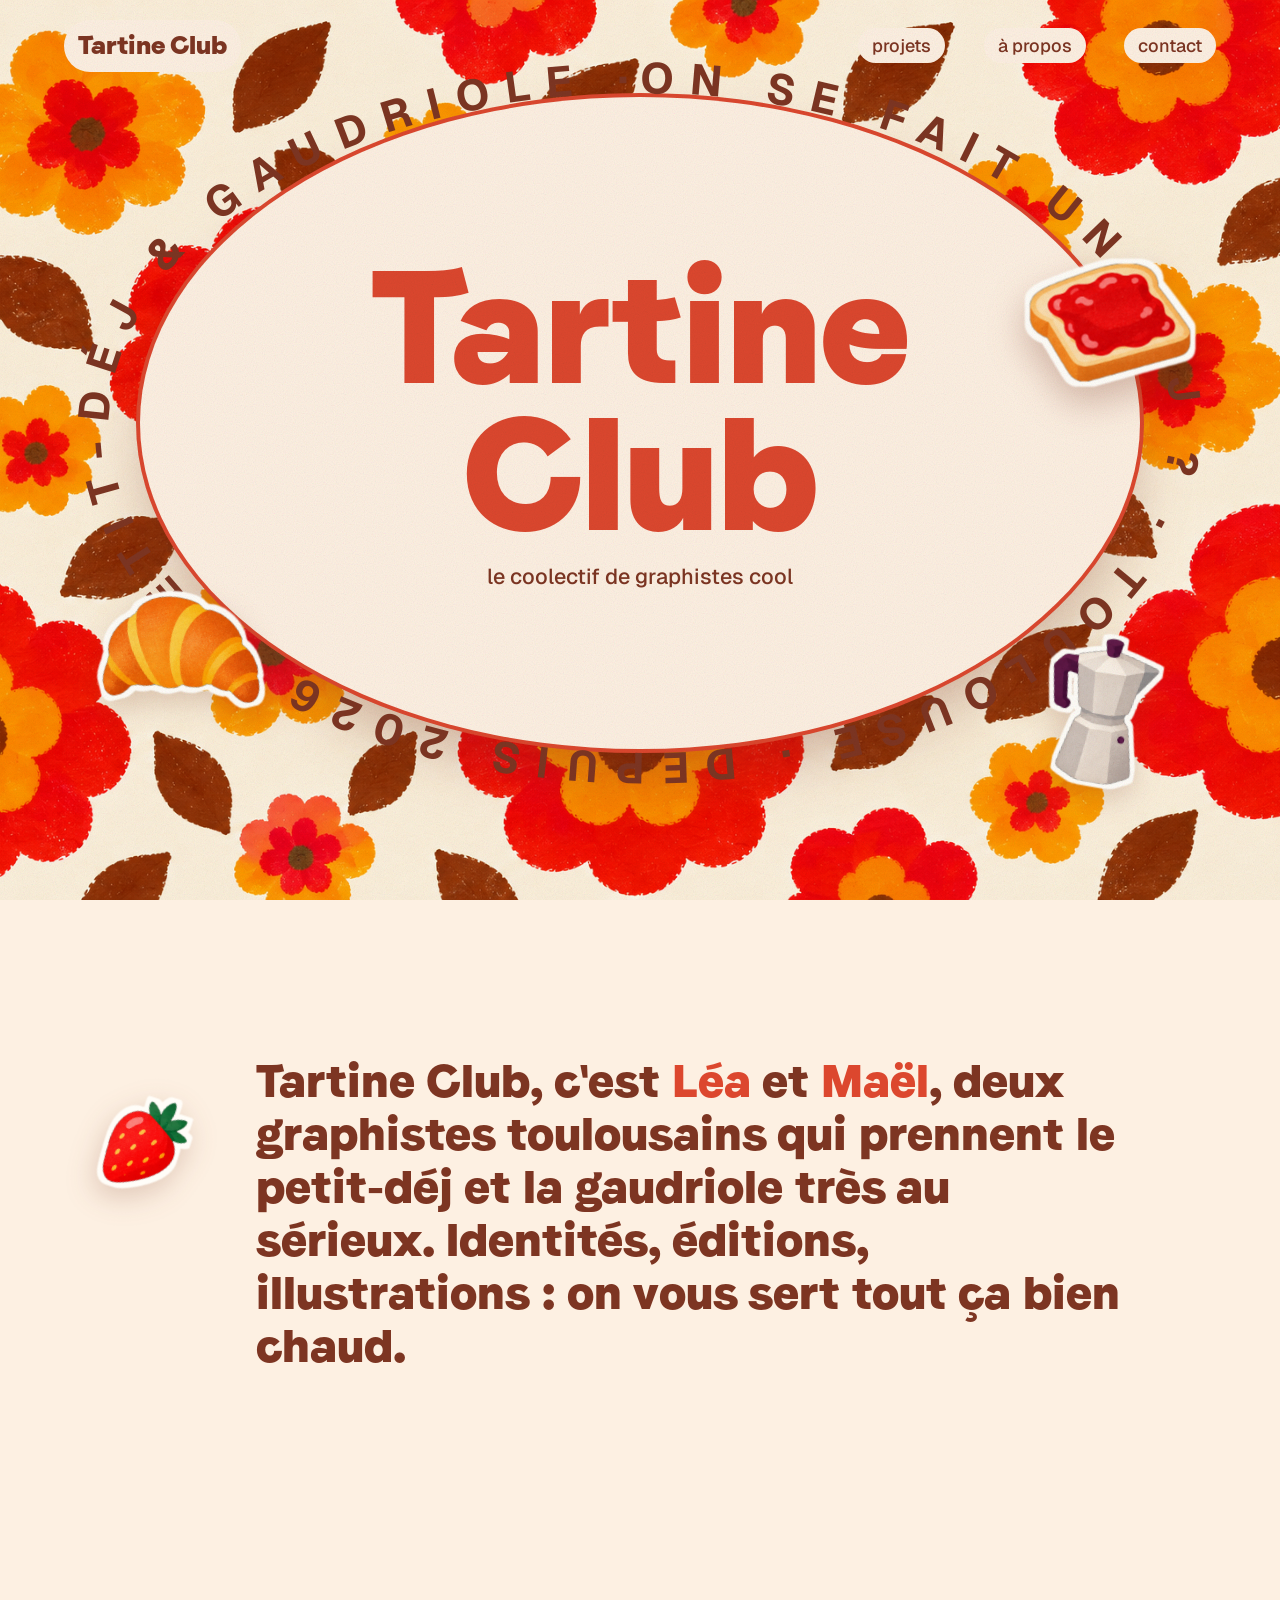
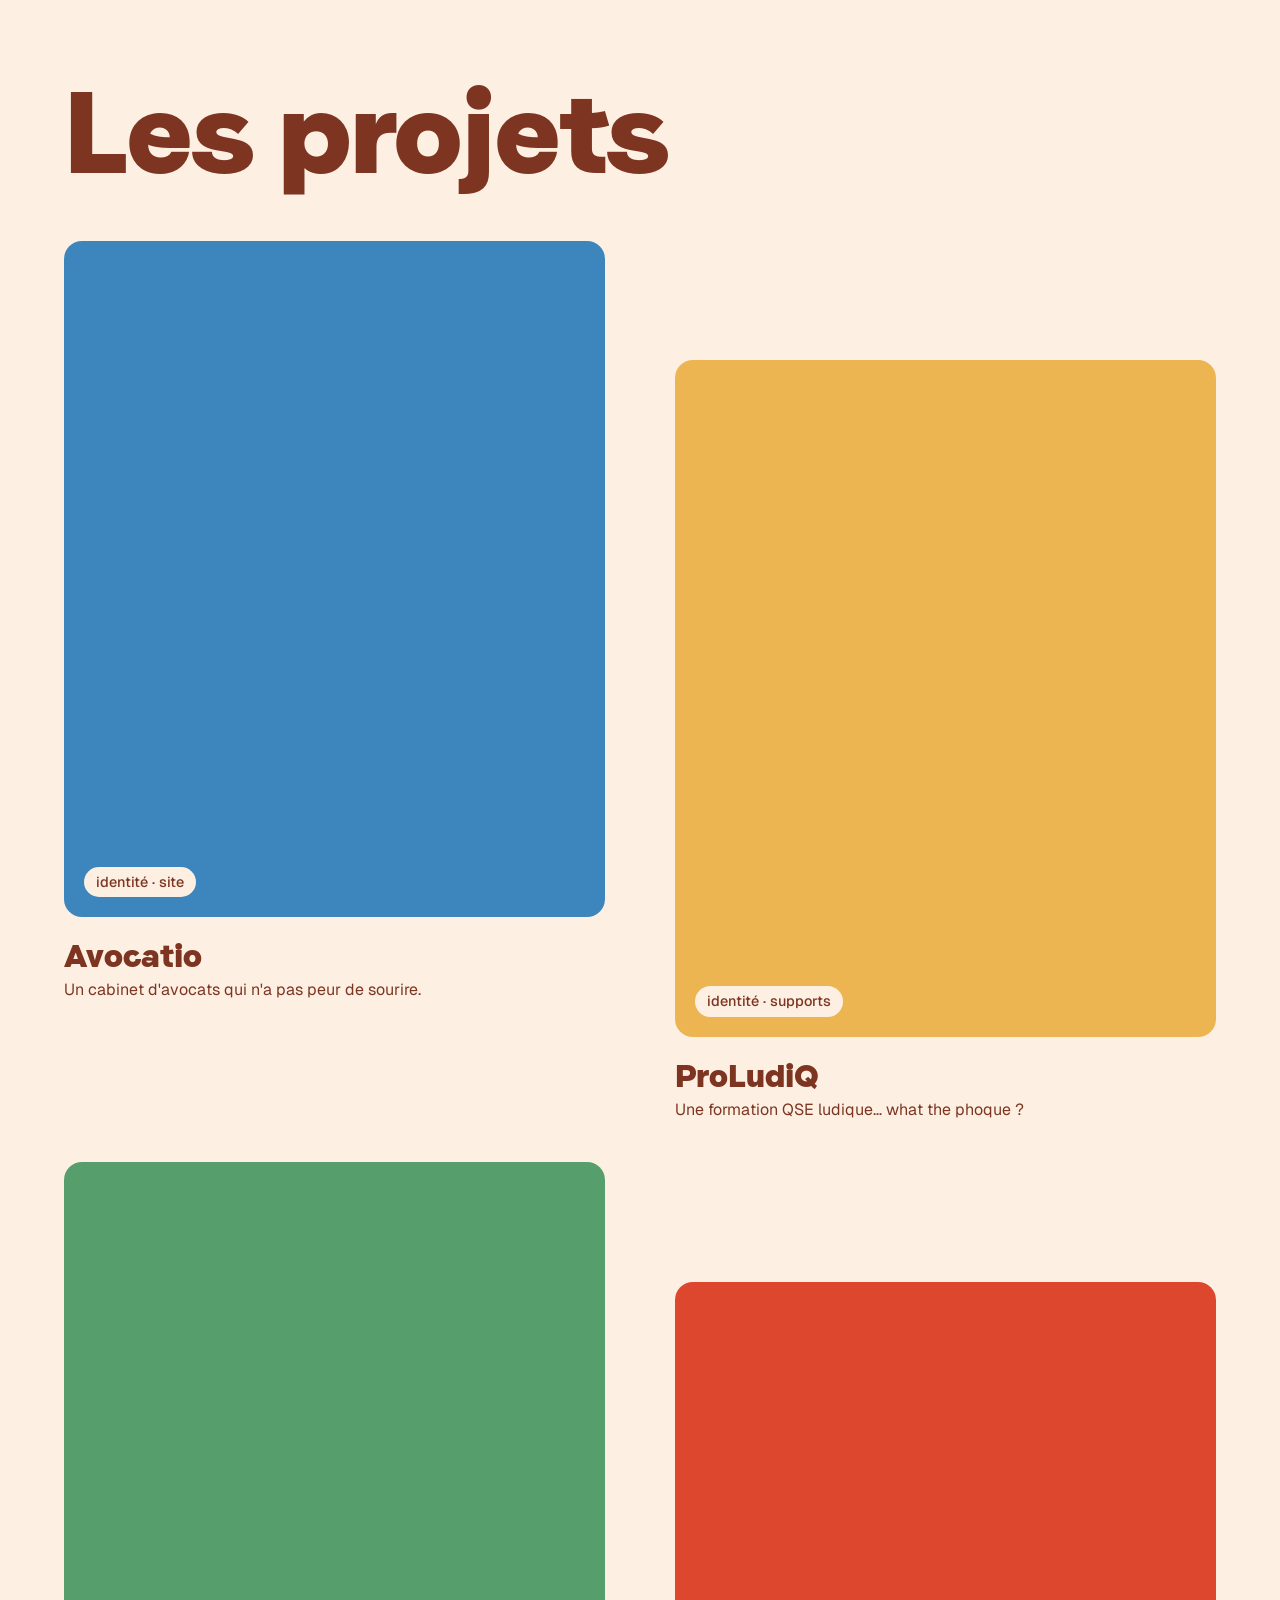
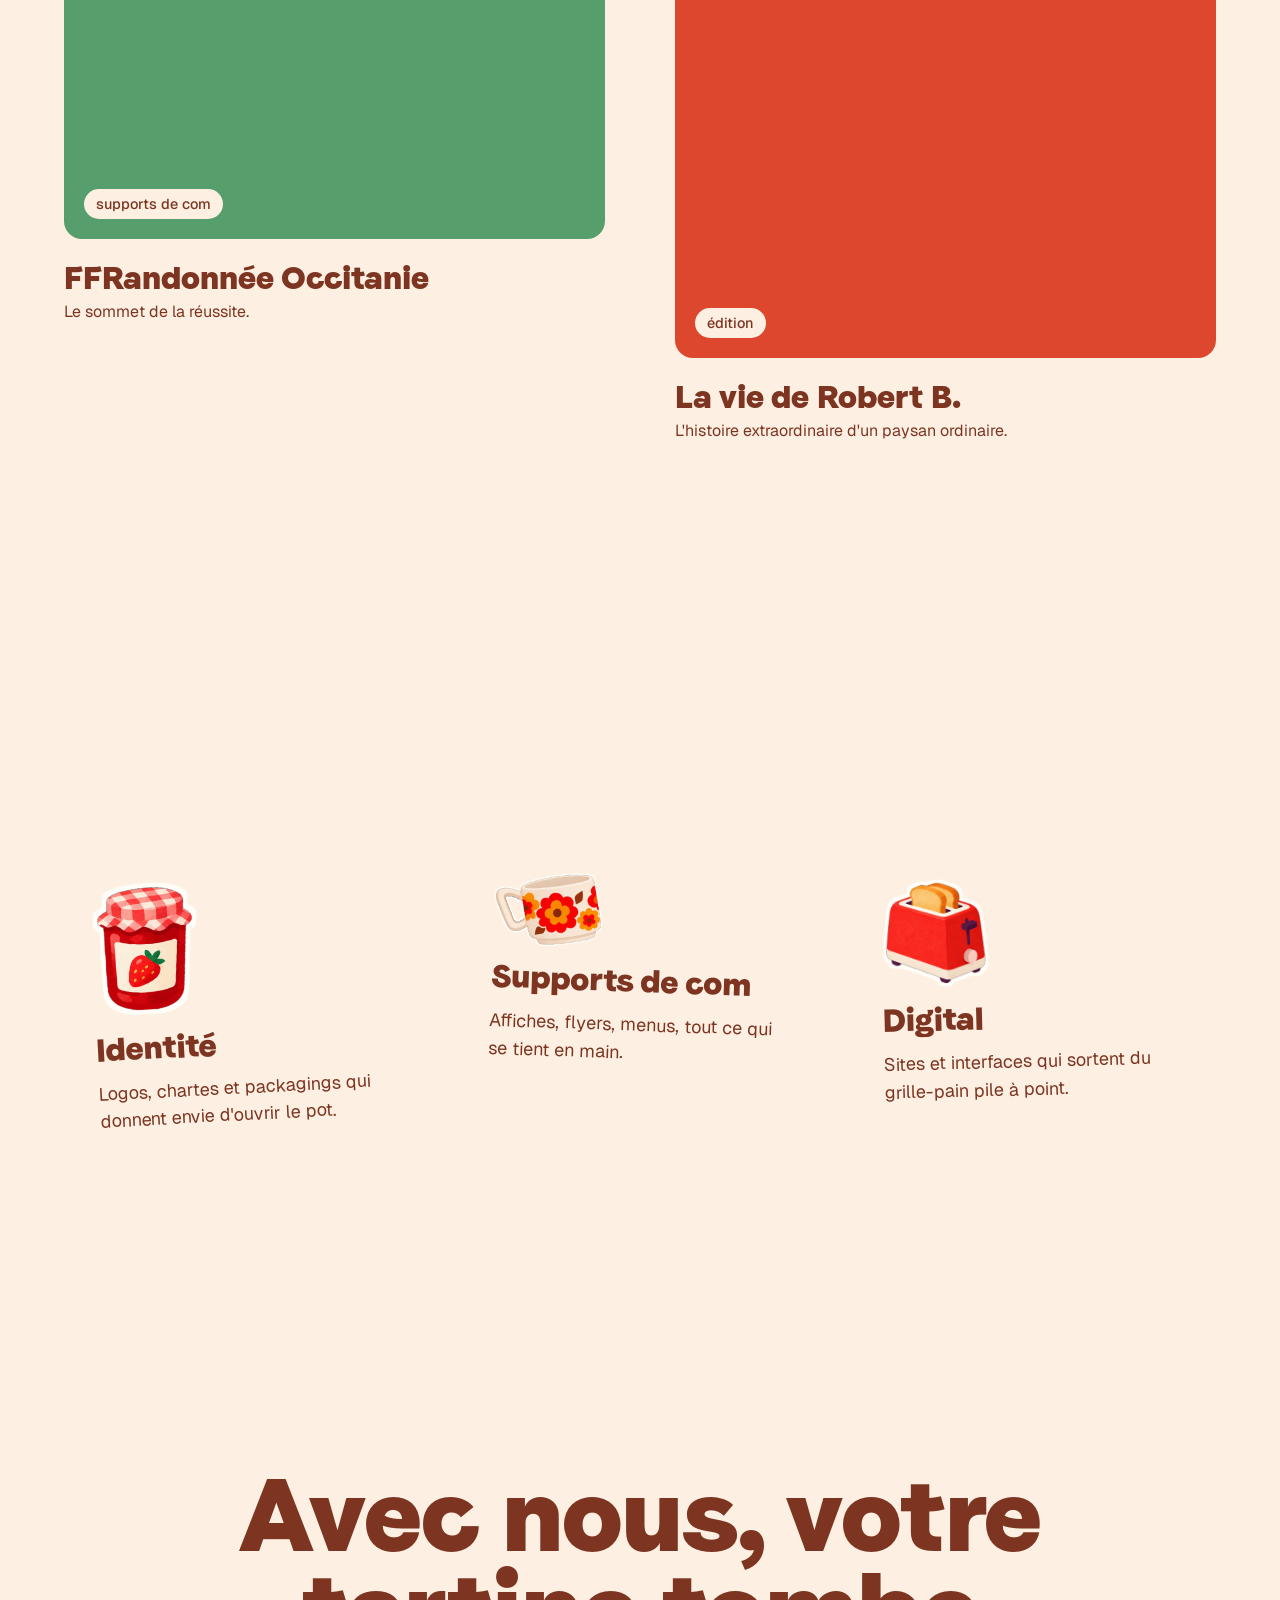
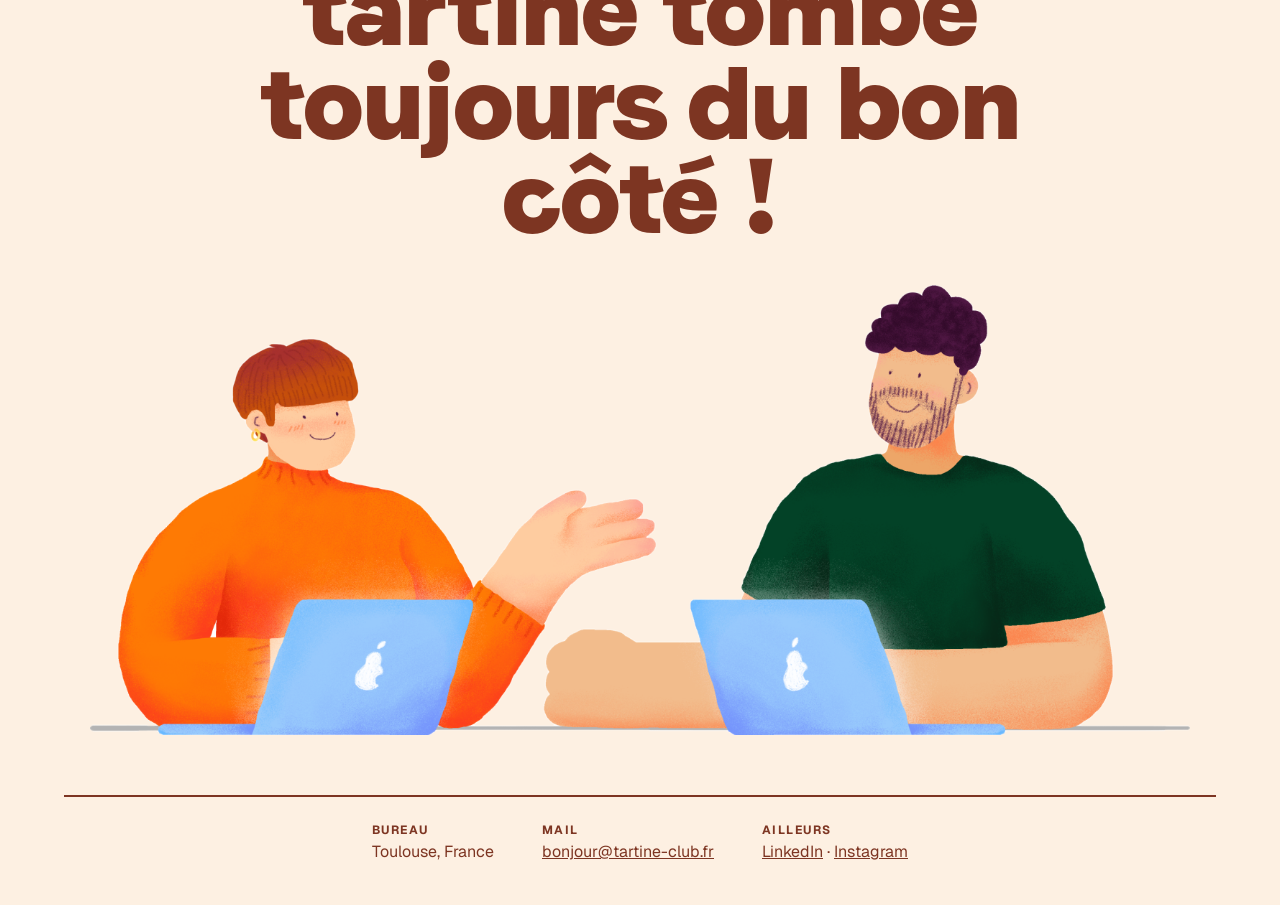
<file: explorations/accueil-a-etiquette.html>
<!doctype html>
<html lang="fr">
<head>
<meta charset="utf-8">
<meta name="viewport" content="width=device-width, initial-scale=1">
<title>Tartine Club — A · L'étiquette</title>
<link rel="preconnect" href="https://fonts.googleapis.com">
<link href="https://fonts.googleapis.com/css2?family=Geist:wght@400;500;700&display=swap" rel="stylesheet">
<link rel="stylesheet" href="base.css">
<style>
  /* Hero: the floral tablecloth with a jam-jar label on top */
  .hero {
    min-height: 100svh; display: grid; place-items: center; padding-top: 100px;
    background: url("assets/motif.png") center / cover no-repeat;
  }
  .etiquette {
    position: relative; width: min(92vw, 980px); aspect-ratio: 1.55;
    display: grid; place-items: center; text-align: center;
    background: var(--creme); border-radius: 50%;
    box-shadow: 0 0 0 10px var(--creme), 0 0 0 14px var(--rouge), 0 30px 60px rgb(125 53 34 / .35);
  }
  .etiquette h1 { font-size: clamp(3.4rem, 13vw, 10rem); color: var(--rouge); }
  .etiquette p { font-weight: 500; font-size: clamp(1rem, 2vw, 1.35rem); margin-top: 12px; }
  .ronde { position: absolute; inset: -9%; width: 118%; height: 118%; animation: tourne 40s linear infinite; }
  .ronde text { font: 700 15px var(--texte); letter-spacing: .32em; text-transform: uppercase; fill: var(--brun); }
  @keyframes tourne { to { rotate: 360deg; } }
  #depart { position: absolute; top: 34%; right: 2%; width: 1px; height: 1px; }

  .intro { display: grid; grid-template-columns: repeat(12, 1fr); }
  .intro p { grid-column: 3 / 12; font: 2.2rem/1.15 var(--titre); font-size: clamp(1.7rem, 3.6vw, 3.2rem); }
  .intro p em { font-style: normal; color: var(--rouge); }

  .projets h2, .services h2 { font-size: clamp(3rem, 9vw, 8rem); margin-bottom: 56px; }
  .grille { display: grid; grid-template-columns: 1fr 1fr; gap: 40px 6%; }
  .grille article:nth-child(even) { margin-top: 22%; }
  .grille h3 { font: 2rem var(--titre); margin-top: 16px; }
  .grille p { font-size: 1rem; }

  .services h2 { color: var(--creme); }
  .cartes { display: grid; grid-template-columns: repeat(3, 1fr); gap: 28px; }
  .carte { background: var(--creme); border-radius: 22px; padding: 32px; rotate: var(--r); }
  .carte img { width: 110px; margin: -70px 0 8px; }
  .carte h3 { font: 2rem var(--titre); margin-bottom: 8px; }

  footer { text-align: center; padding-bottom: 40px; }
  footer h2 { font-size: clamp(2.6rem, 8vw, 7rem); max-width: 14ch; margin: 0 auto; }
  .table { position: relative; max-width: 1100px; margin: 40px auto 60px; }
  #atterrissage { position: absolute; left: 50%; top: 62%; width: 1px; height: 1px; }
  footer .contact { justify-content: center; border-top: 2px solid; padding-top: 24px; text-align: left; }

  @media (max-width: 760px) {
    .grille, .cartes { grid-template-columns: 1fr; }
    .grille article:nth-child(even) { margin-top: 0; }
    .intro p { grid-column: 1 / -1; }
    .etiquette { aspect-ratio: .9; }
    .etiquette h1 { font-size: 19vw; }
    .nav ul { display: none; }
  }
</style>
</head>
<body>
<nav class="nav" aria-label="Principale">
  <a class="nav__logo" href="#">Tartine Club</a>
  <ul><li><a href="#projets">projets</a></li><li><a href="#">à propos</a></li><li><a href="#contact">contact</a></li></ul>
</nav>

<main>
  <section class="hero" data-bg="#FDF0E2">
    <div class="etiquette">
      <svg class="ronde" viewBox="0 0 400 260" aria-hidden="true">
        <path id="ovale" d="M200,15 a185,115 0 1,1 -0.1,0" fill="none"/>
        <text><textPath href="#ovale" textLength="955" lengthAdjust="spacing">On se fait un dej ? · Toulouse · depuis 2026 · petit-déj & gaudriole ·</textPath></text>
      </svg>
      <div>
        <h1 class="titre">Tartine<br>Club</h1>
        <p>le coolectif de graphistes cool</p>
      </div>
      <span id="depart"></span>
      <img class="sticker" src="assets/croissant.png" alt="" style="--w:170px;--r:-14deg;left:-6%;bottom:2%">
      <img class="sticker" src="assets/moka.png" alt="" style="--w:120px;--r:10deg;right:-3%;bottom:-8%">
    </div>
  </section>

  <section class="intro" data-bg="#FDF0E2">
    <p>Tartine Club, c'est <em>Léa</em> et <em>Maël</em>, deux graphistes toulousains qui prennent le petit-déj et la gaudriole très au sérieux. Identités, éditions, illustrations : on vous sert tout ça bien chaud.</p>
    <img class="sticker" src="assets/fraise.png" alt="" style="--w:90px;--r:18deg;left:8%;top:30%">
  </section>

  <section class="projets" id="projets" data-bg="#E79DBF">
    <h2 class="titre">Les projets</h2>
    <div class="grille">
      <article><div class="visuel" style="background:var(--bleu)"><span>identité · site</span></div><h3>Avocatio</h3><p>Un cabinet d'avocats qui n'a pas peur de sourire.</p></article>
      <article><div class="visuel" style="background:var(--moutarde)"><span>identité · supports</span></div><h3>ProLudiQ</h3><p>Une formation QSE ludique… what the phoque ?</p></article>
      <article><div class="visuel" style="background:var(--vert)"><span>supports de com</span></div><h3>FFRandonnée Occitanie</h3><p>Le sommet de la réussite.</p></article>
      <article><div class="visuel" style="background:var(--rouge)"><span>édition</span></div><h3>La vie de Robert B.</h3><p>L'histoire extraordinaire d'un paysan ordinaire.</p></article>
    </div>
  </section>

  <section class="services" data-bg="#579E6D">
    <h2 class="titre">Au menu</h2>
    <div class="cartes">
      <div class="carte" style="--r:-3deg"><img src="assets/confiture.png" alt=""><h3>Identité</h3><p>Logos, chartes et packagings qui donnent envie d'ouvrir le pot.</p></div>
      <div class="carte" style="--r:2deg"><img src="assets/tasse.png" alt=""><h3>Supports de com</h3><p>Affiches, flyers, menus, tout ce qui se tient en main.</p></div>
      <div class="carte" style="--r:-1.5deg"><img src="assets/grille-pain.png" alt=""><h3>Digital</h3><p>Sites et interfaces qui sortent du grille-pain pile à point.</p></div>
    </div>
  </section>
</main>

<footer id="contact" data-bg="#ECB552">
  <h2 class="titre">Avec nous, votre tartine tombe toujours du bon côté !</h2>
  <div class="table">
    <img src="assets/lea-mael.png" alt="Léa et Maël à leur table de travail, ordinateurs ouverts, qui discutent en souriant">
    <span id="atterrissage"></span>
  </div>
  <div class="contact">
    <p><small>bureau</small>Toulouse, France</p>
    <p><small>mail</small><a href="mailto:bonjour@tartine-club.fr">bonjour@tartine-club.fr</a></p>
    <p><small>ailleurs</small><a href="#">LinkedIn</a> · <a href="#">Instagram</a></p>
  </div>
</footer>

<img id="tartine-voyage" src="assets/tartine.png" alt="">
<script src="base.js"></script>
</body>
</html>
</file>
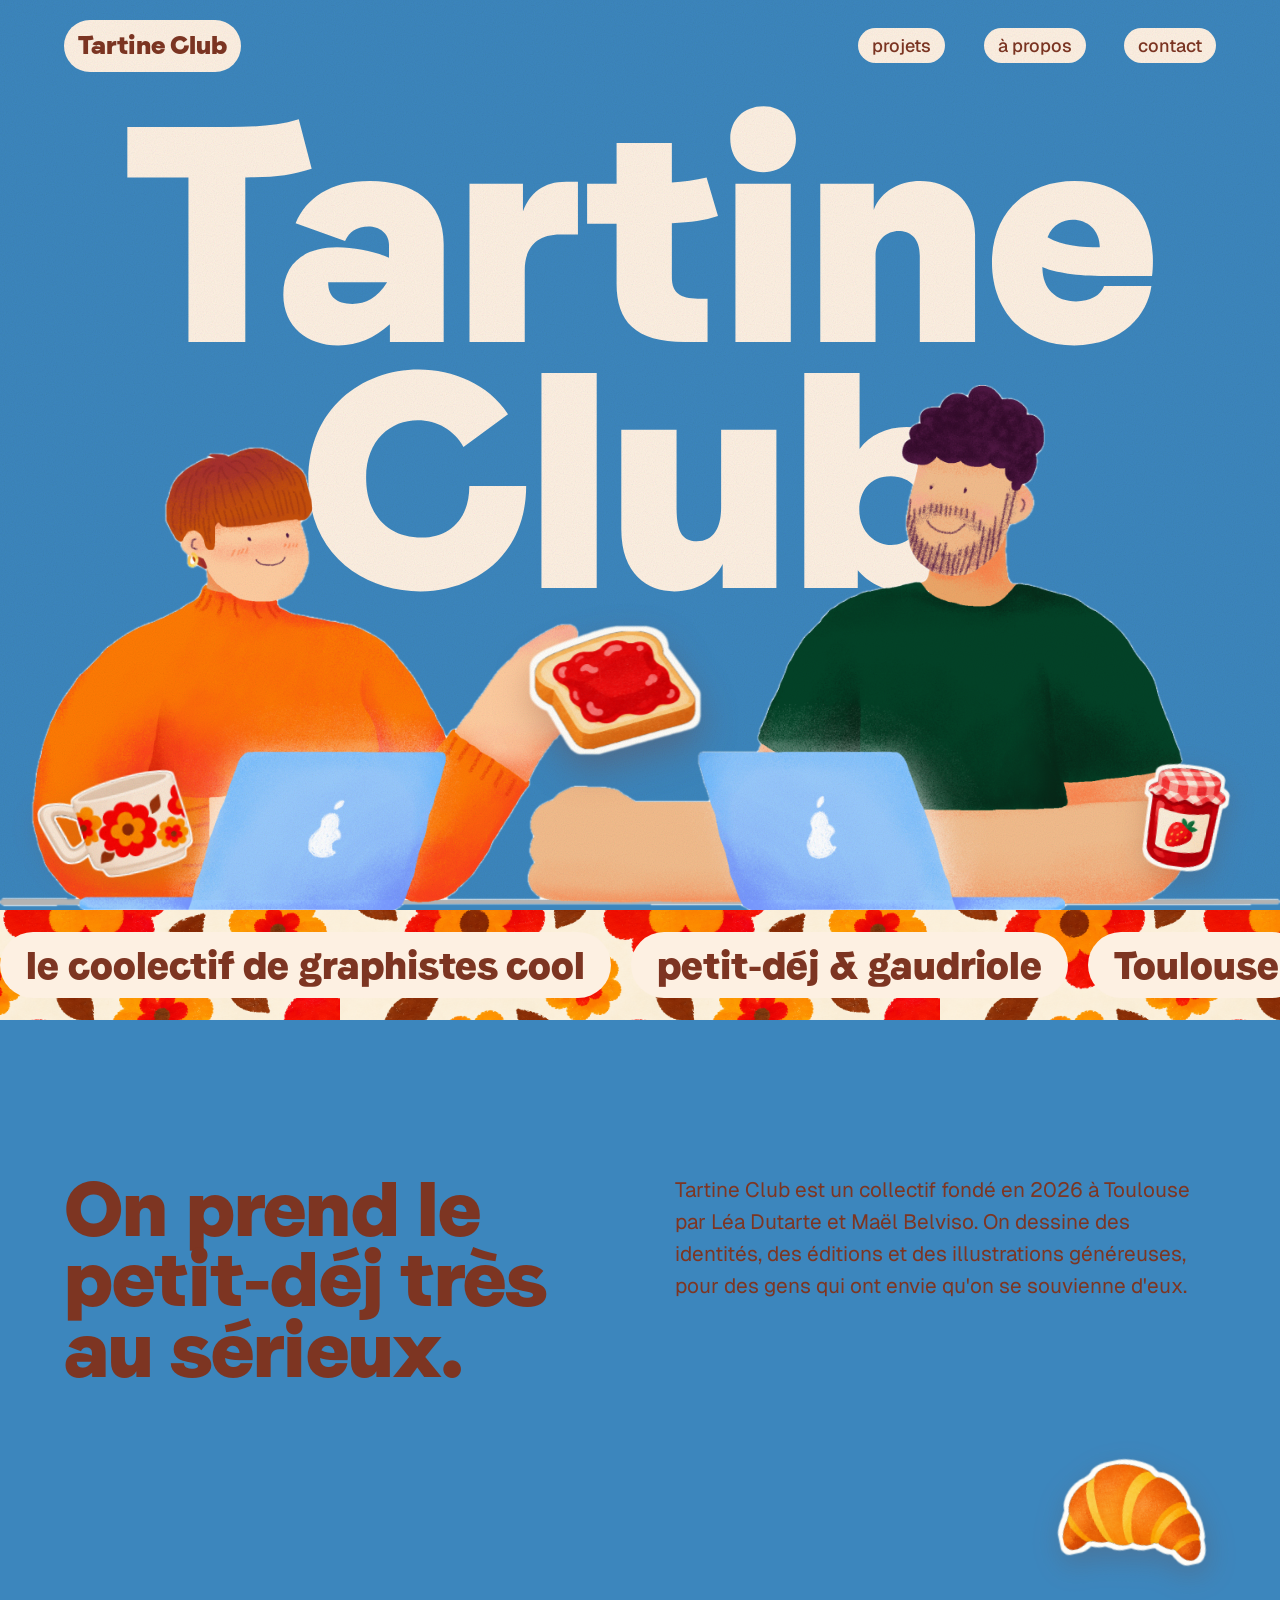
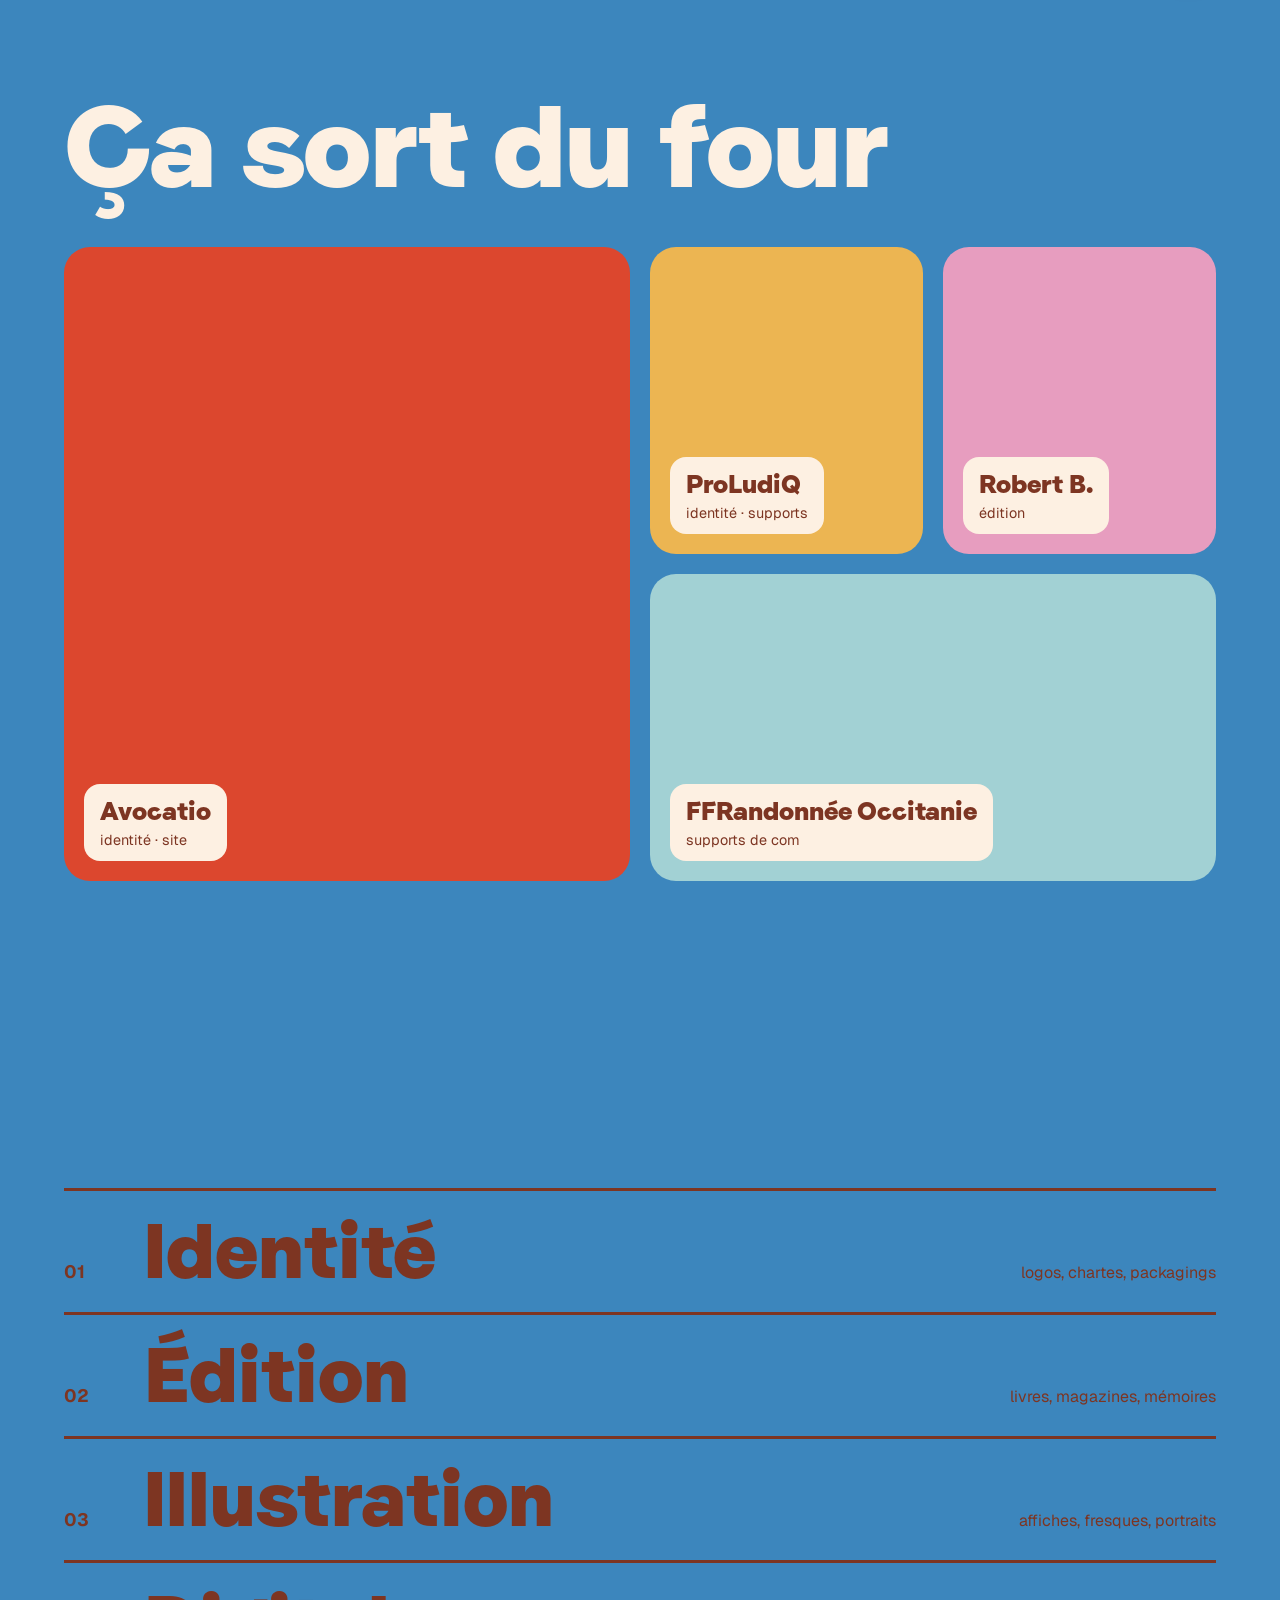
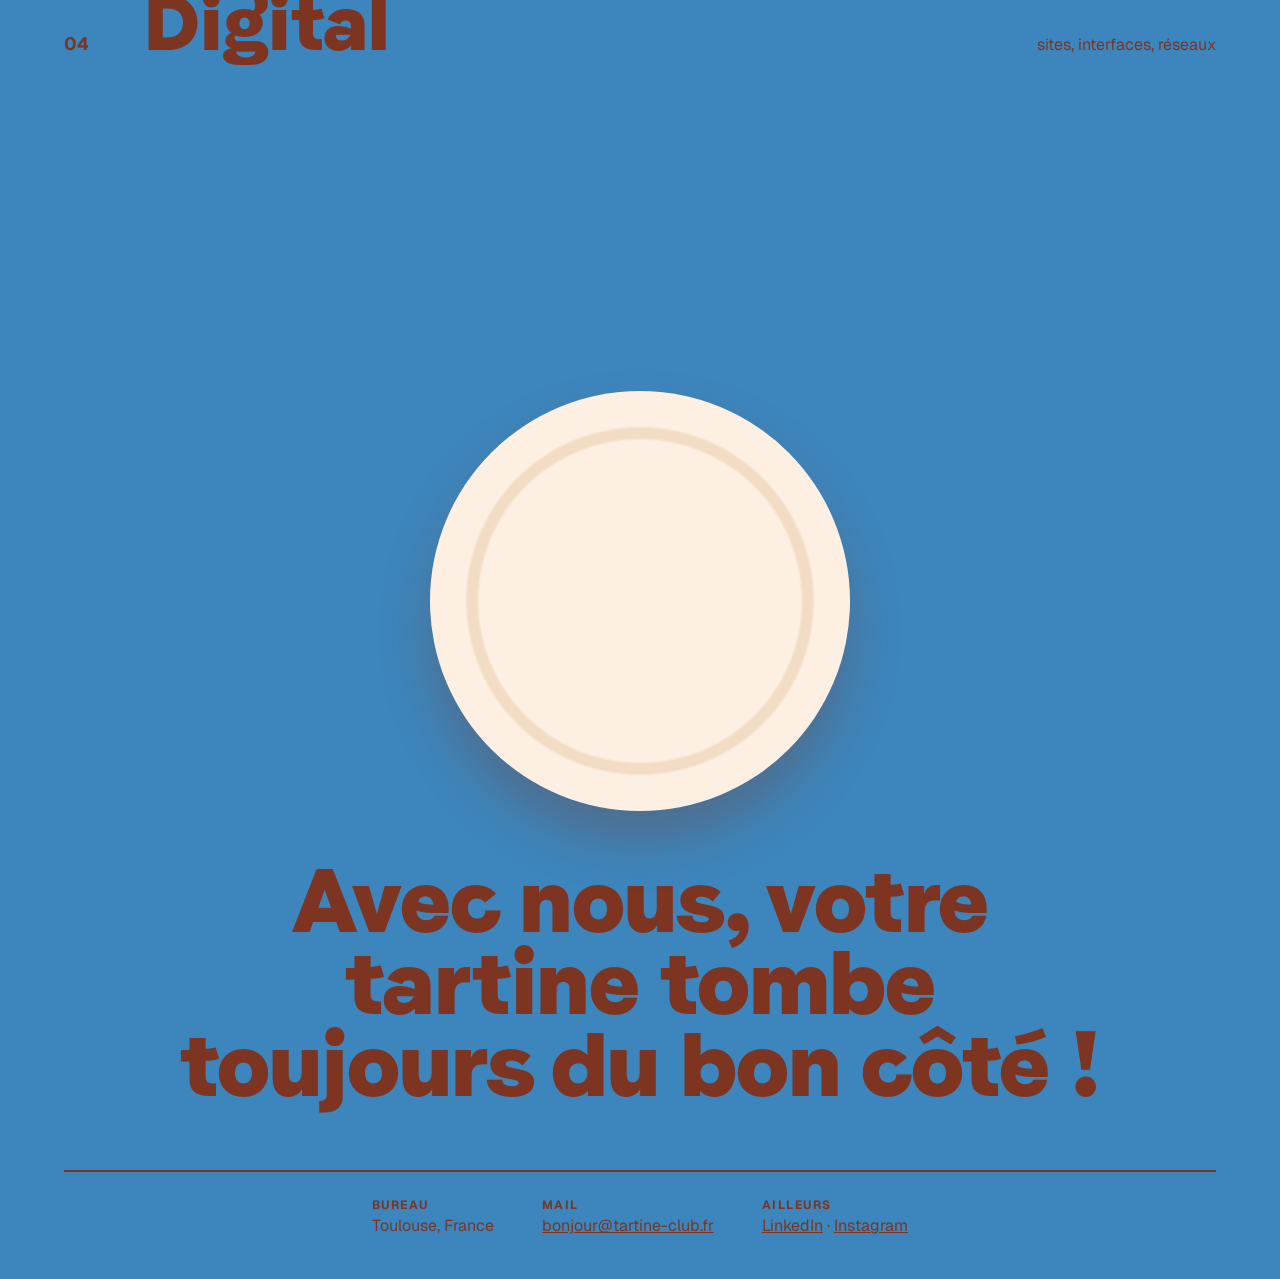
<file: explorations/accueil-c-table.html>
<!doctype html>
<html lang="fr">
<head>
<meta charset="utf-8">
<meta name="viewport" content="width=device-width, initial-scale=1">
<title>Tartine Club — C · La table</title>
<link rel="preconnect" href="https://fonts.googleapis.com">
<link href="https://fonts.googleapis.com/css2?family=Geist:wght@400;500;700&display=swap" rel="stylesheet">
<link rel="stylesheet" href="base.css">
<style>
  /* Hero: Léa & Maël sit in front of a title too big for the screen */
  .hero { background: var(--bleu); min-height: 100svh; padding: 110px 0 0; display: flex; flex-direction: column; justify-content: flex-end; overflow: hidden; }
  .hero h1 {
    font-size: clamp(5rem, 24vw, 26rem); color: var(--creme); text-align: center; white-space: nowrap;
    line-height: .8; margin-bottom: -.12em;
  }
  .hero h1 span { display: block; }
  .scene { position: relative; width: min(100%, 1300px); margin: -14vw auto 0; z-index: 2; }
  .scene .baseline { position: absolute; left: 0; right: 0; top: -40px; text-align: center; font-weight: 500; color: var(--brun); }
  #depart { position: absolute; left: 48%; top: 58%; width: 1px; height: 1px; }
  .hero .sticker { z-index: 3; }

  /* tablecloth strip with a marquee */
  .nappe { padding: 0; background: url("assets/motif.png") center / 600px auto repeat; overflow: hidden; }
  .defile { display: flex; width: max-content; animation: defile 30s linear infinite; padding: 22px 0; }
  .defile span { font: clamp(1.6rem, 3vw, 2.6rem) var(--titre); background: var(--creme); padding: 6px 26px; border-radius: 99px; margin-right: 20px; white-space: nowrap; }
  @keyframes defile { to { translate: -50%; } }

  .intro { display: grid; grid-template-columns: 1fr 1fr; gap: 6%; align-items: start; }
  .intro h2 { font-size: clamp(2.8rem, 6vw, 5.5rem); }
  .intro p { font-size: 1.3rem; }

  /* Bento of projects */
  .projets h2 { font-size: clamp(3rem, 9vw, 8rem); color: var(--creme); margin-bottom: 48px; }
  .bento { display: grid; grid-template-columns: repeat(4, 1fr); grid-auto-rows: minmax(220px, 24vw); gap: 20px; }
  .bento a { position: relative; border-radius: 26px; overflow: hidden; text-decoration: none; display: flex; align-items: flex-end; padding: 20px; transition: rotate .25s; }
  .bento a:hover { rotate: -1.5deg; }
  .bento a:nth-child(1) { grid-column: span 2; grid-row: span 2; }
  .bento a:nth-child(4) { grid-column: span 2; }
  .bento .etiq { background: var(--creme); border-radius: 16px; padding: 10px 16px; }
  .bento h3 { font: 1.6rem var(--titre); }
  .bento p { font-size: .9rem; }

  /* Services: big numbered list, a sticker follows the hovered line */
  .services ol { list-style: none; padding: 0; counter-reset: s; }
  .services li { counter-increment: s; display: grid; grid-template-columns: 4rem 1fr auto; align-items: baseline; gap: 16px; border-top: 3px solid; padding: 22px 0; }
  .services li::before { content: "0" counter(s); font-weight: 700; }
  .services li strong { font: clamp(2.2rem, 6vw, 5rem) var(--titre); font-weight: 400; line-height: 1; }
  .services li span { font-size: 1rem; max-width: 26ch; text-align: right; }
  .services li img { position: absolute; right: 30%; width: 130px; opacity: 0; scale: .6; rotate: -12deg; transition: .3s cubic-bezier(.3, 1.6, .5, 1); pointer-events: none; }
  .services li { position: relative; }
  .services li:hover img { opacity: 1; scale: 1; rotate: 6deg; }

  /* Footer: the tartine lands on a plate */
  footer { text-align: center; padding-bottom: 40px; }
  .assiette {
    width: min(70vw, 420px); aspect-ratio: 1; margin: 0 auto 48px; border-radius: 50%; position: relative;
    background: radial-gradient(circle, var(--creme) 54%, #f3dcc4 55% 58%, var(--creme) 59%);
    box-shadow: 0 30px 50px rgb(125 53 34 / .3);
  }
  #atterrissage { position: absolute; inset: 50%; }
  footer h2 { font-size: clamp(2.4rem, 7vw, 6rem); max-width: 16ch; margin: 0 auto 64px; }
  footer .contact { justify-content: center; border-top: 2px solid; padding-top: 24px; text-align: left; }

  @media (max-width: 760px) {
    .hero { min-height: auto; padding-top: 140px; }
    .hero h1 { font-size: 30vw; }
    .scene { margin-top: -20vw; }
    .intro { grid-template-columns: 1fr; }
    .bento { grid-template-columns: 1fr 1fr; grid-auto-rows: 200px; }
    .bento a:nth-child(1), .bento a:nth-child(4) { grid-column: span 2; grid-row: span 1; }
    .services li { grid-template-columns: 2.5rem 1fr; } .services li span { grid-column: 2; text-align: left; }
    .nav ul { display: none; }
  }
</style>
</head>
<body>
<nav class="nav" aria-label="Principale">
  <a class="nav__logo" href="#">Tartine Club</a>
  <ul><li><a href="#projets">projets</a></li><li><a href="#">à propos</a></li><li><a href="#contact">contact</a></li></ul>
</nav>

<main>
  <section class="hero" data-bg="#3C86BD">
    <h1 class="titre"><span>Tartine</span><span>Club</span></h1>
    <div class="scene">
      <img src="assets/lea-mael.png" alt="Léa et Maël, les deux graphistes du collectif, à leur table de travail">
      <span id="depart"></span>
      <img class="sticker" src="assets/tasse.png" alt="" style="--w:clamp(90px,12vw,170px);--r:-6deg;left:3%;bottom:6%">
      <img class="sticker" src="assets/confiture.png" alt="" style="--w:clamp(60px,7vw,100px);--r:8deg;right:4%;bottom:7%">
    </div>
  </section>

  <div class="nappe" aria-hidden="true">
    <div class="defile">
      <span>le coolectif de graphistes cool</span><span>petit-déj & gaudriole</span><span>Toulouse</span><span>identité · édition · illustration</span>
      <span>le coolectif de graphistes cool</span><span>petit-déj & gaudriole</span><span>Toulouse</span><span>identité · édition · illustration</span>
    </div>
  </div>

  <section class="intro" data-bg="#FDF0E2">
    <h2 class="titre">On prend le petit-déj très au sérieux.</h2>
    <p>Tartine Club est un collectif fondé en 2026 à Toulouse par Léa Dutarte et Maël Belviso. On dessine des identités, des éditions et des illustrations généreuses, pour des gens qui ont envie qu'on se souvienne d'eux.</p>
    <img class="sticker" src="assets/croissant.png" alt="" style="--w:150px;--r:-12deg;right:6%;bottom:-40px">
  </section>

  <section class="projets" id="projets" data-bg="#579E6D">
    <h2 class="titre">Ça sort du four</h2>
    <div class="bento">
      <a href="#" style="background:var(--rouge)"><div class="etiq"><h3>Avocatio</h3><p>identité · site</p></div></a>
      <a href="#" style="background:var(--moutarde)"><div class="etiq"><h3>ProLudiQ</h3><p>identité · supports</p></div></a>
      <a href="#" style="background:var(--rose)"><div class="etiq"><h3>Robert B.</h3><p>édition</p></div></a>
      <a href="#" style="background:var(--turquoise)"><div class="etiq"><h3>FFRandonnée Occitanie</h3><p>supports de com</p></div></a>
    </div>
  </section>

  <section class="services" data-bg="#ECB552">
    <ol>
      <li><strong>Identité</strong><span>logos, chartes, packagings</span><img src="assets/confiture.png" alt=""></li>
      <li><strong>Édition</strong><span>livres, magazines, mémoires</span><img src="assets/beurre.png" alt=""></li>
      <li><strong>Illustration</strong><span>affiches, fresques, portraits</span><img src="assets/fraise.png" alt=""></li>
      <li><strong>Digital</strong><span>sites, interfaces, réseaux</span><img src="assets/grille-pain.png" alt=""></li>
    </ol>
  </section>
</main>

<footer id="contact" data-bg="#A2D1D4">
  <div class="assiette"><span id="atterrissage"></span></div>
  <h2 class="titre">Avec nous, votre tartine tombe toujours du bon côté !</h2>
  <div class="contact">
    <p><small>bureau</small>Toulouse, France</p>
    <p><small>mail</small><a href="mailto:bonjour@tartine-club.fr">bonjour@tartine-club.fr</a></p>
    <p><small>ailleurs</small><a href="#">LinkedIn</a> · <a href="#">Instagram</a></p>
  </div>
</footer>

<img id="tartine-voyage" src="assets/tartine.png" alt="">
<script src="base.js"></script>
</body>
</html>
</file>
<file: explorations/base.css>
@font-face {
  font-family: "Faro";
  src: local("Faro Display Lucky"), url("assets/fonts/Faro-DisplayLucky.otf") format("opentype");
  font-display: swap;
}

:root {
  --brun: #7D3522;
  --rouge: #DC472E;
  --moutarde: #ECB552;
  --rose: #E79DBF;
  --creme: #FDF0E2;
  --vert: #579E6D;
  --bleu: #3C86BD;
  --turquoise: #A2D1D4;
  /* Small text only in brun on creme, turquoise or moutarde (≥ 4.5:1).
     Rouge, bleu, vert, rose backgrounds: big titles only, small text sits on a creme card. */
  --bg: var(--creme);
  --titre: "Faro", "Arial Black", sans-serif;
  --texte: "Geist", system-ui, sans-serif;
  --gouttiere: clamp(16px, 5vw, 80px);
}

* { box-sizing: border-box; margin: 0; }
html { scroll-behavior: smooth; }
body {
  background: var(--bg);
  color: var(--brun);
  font: 400 1.125rem/1.55 var(--texte);
  transition: background-color .7s ease;
  overflow-x: hidden;
}
/* grain over everything, like the illustrations */
body::after {
  content: ""; position: fixed; inset: 0; pointer-events: none; z-index: 100;
  opacity: .16; mix-blend-mode: multiply;
  background-image: url("data:image/svg+xml,%3Csvg xmlns='http://www.w3.org/2000/svg' width='200' height='200'%3E%3Cfilter id='n'%3E%3CfeTurbulence type='fractalNoise' baseFrequency='.9' numOctaves='2' stitchTiles='stitch'/%3E%3C/filter%3E%3Crect width='100%25' height='100%25' filter='url(%23n)'/%3E%3C/svg%3E");
}
img { display: block; max-width: 100%; height: auto; }
a { color: inherit; }
:focus-visible { outline: 3px solid var(--brun); outline-offset: 3px; border-radius: 4px; }

.titre { font-family: var(--titre); font-weight: 400; line-height: .92; letter-spacing: -.01em; }

/* nav */
.nav {
  position: fixed; inset: 0 0 auto; z-index: 50;
  display: flex; justify-content: space-between; align-items: center;
  padding: 20px var(--gouttiere);
}
.nav__logo { font-family: var(--titre); font-size: 1.6rem; text-decoration: none; }
/* creme pills keep the nav readable over any section colour */
.nav__logo, .nav ul a { background: var(--creme); padding: 6px 14px; border-radius: 99px; }
.nav ul { display: flex; gap: clamp(12px, 3vw, 40px); list-style: none; padding: 0; }
.nav ul a { text-decoration: none; font-weight: 500; }
.nav ul a:hover { text-decoration: underline wavy; text-underline-offset: 6px; }

section, footer { position: relative; padding: clamp(80px, 12vw, 160px) var(--gouttiere); overflow-x: clip; }

/* stickers */
.sticker {
  position: absolute; width: min(var(--w, 160px), 28vw);
  filter: drop-shadow(0 10px 14px rgb(125 53 34 / .22));
  rotate: var(--r, 0deg);
  cursor: grab; touch-action: none; user-select: none;
  transition: scale .2s ease;
}
.sticker:hover { scale: 1.06; }
.sticker.is-dragging { cursor: grabbing; scale: 1.1; z-index: 60; }

/* placeholder project visuals */
.visuel { border-radius: 18px; aspect-ratio: 4 / 5; display: grid; place-items: end start; padding: 20px; overflow: hidden; }
.visuel span { background: var(--creme); color: var(--brun); padding: 4px 12px; border-radius: 99px; font-size: .9rem; font-weight: 500; }

/* the travelling tartine (2D stand-in for the 3D one) */
#tartine-voyage {
  position: absolute; left: 0; top: 0; width: clamp(110px, 14vw, 190px);
  z-index: 40; pointer-events: none; will-change: transform;
  filter: drop-shadow(0 16px 18px rgb(125 53 34 / .3));
}
#tartine-voyage.is-posee { animation: pose .5s cubic-bezier(.3, 1.6, .5, 1); }
@keyframes pose { 0% { scale: 1.12 .85; } 100% { scale: 1; } }

.contact { display: flex; flex-wrap: wrap; gap: 24px 48px; font-size: 1rem; }
.contact small { display: block; font-weight: 700; text-transform: uppercase; letter-spacing: .12em; font-size: .75rem; }

@media (prefers-reduced-motion: reduce) {
  *, *::before, *::after { animation: none !important; transition: none !important; }
  html { scroll-behavior: auto; }
}
</file>
